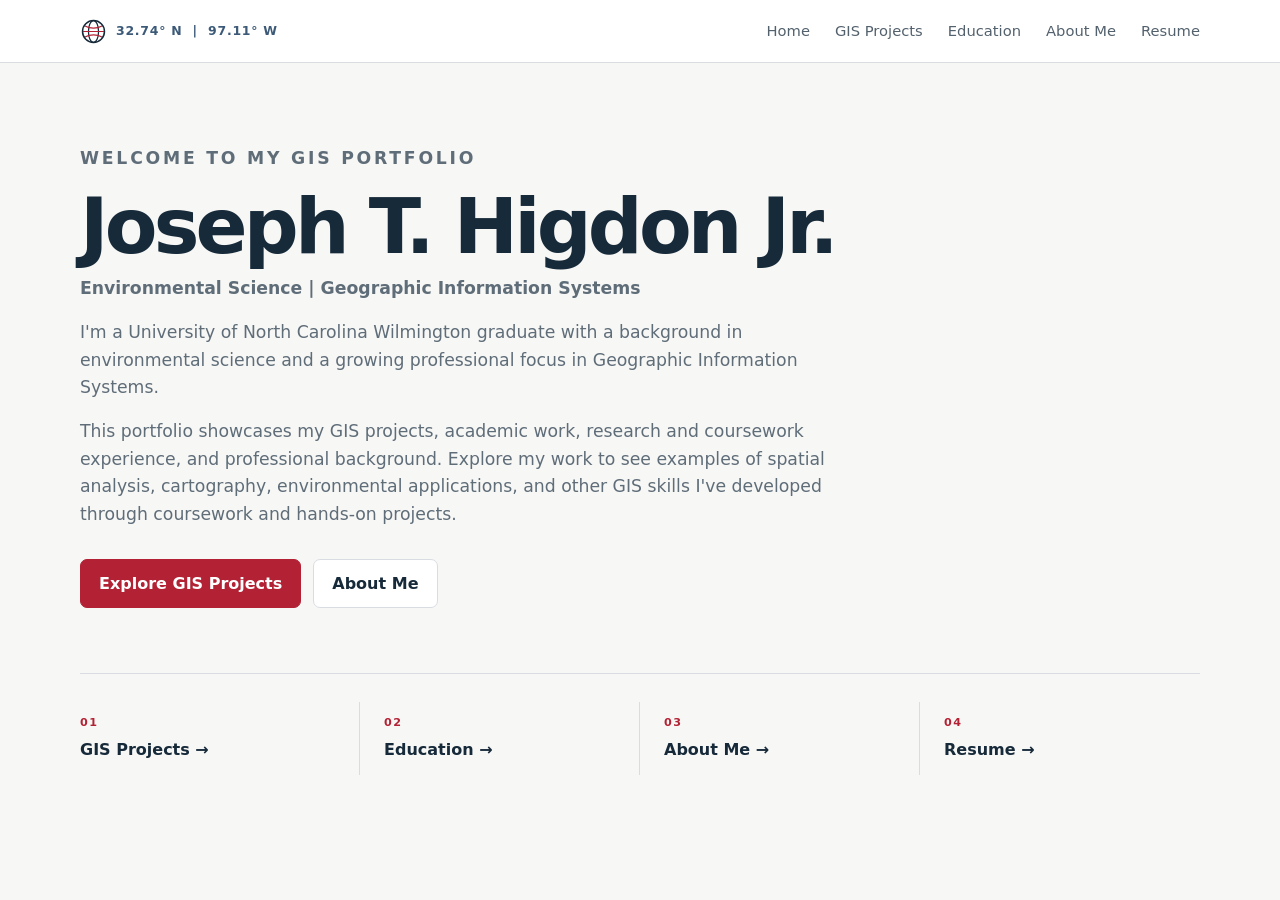
<file: index.html>
<!doctype html>
<html lang="en">
<head>
  <meta charset="utf-8">
  <meta name="viewport" content="width=device-width, initial-scale=1">
  <title>GIS Portfolio | Joseph T. Higdon Jr.</title>
  <style>
    :root {
      --navy: #172a3a;
      --red: #b22234;
      --cream: #f7f7f5;
      --white: #ffffff;
      --muted: #5f6d79;
      --line: #d9dde2;
      --blue: #3c5a78;
    }

    * { box-sizing: border-box; }

    body {
      margin: 0;
      background: var(--cream);
      color: var(--navy);
      font-family: Inter, system-ui, -apple-system, BlinkMacSystemFont, "Segoe UI", sans-serif;
      line-height: 1.6;
    }

    .container {
      width: min(1120px, calc(100% - 64px));
      margin: 0 auto;
    }

    header {
      background: var(--white);
      border-bottom: 1px solid var(--line);
    }

    .navbar {
      min-height: 62px;
      display: flex;
      align-items: center;
      justify-content: space-between;
      gap: 30px;
    }

    .location-mark {
      display: flex;
      align-items: center;
      gap: 9px;
      color: var(--blue);
      text-decoration: none;
      font-size: 0.78rem;
      font-weight: 800;
      letter-spacing: 0.06em;
      white-space: nowrap;
    }

    .globe {
      width: 27px;
      height: 27px;
      display: block;
    }

    .nav-links {
      display: flex;
      gap: 25px;
    }

    .nav-links a {
      color: #53616d;
      text-decoration: none;
      font-size: 0.92rem;
    }

    .nav-links a:hover {
      color: var(--red);
    }

    main {
      padding: 82px 0 90px;
    }

    .intro {
      max-width: 850px;
    }

    .eyebrow {
      margin: 0 0 18px;
      color: var(--blue);
      font-size: 0.75rem;
      font-weight: 850;
      letter-spacing: 0.16em;
    }

    h1 {
      margin: 0 0 10px;
      color: var(--navy);
      font-size: clamp(2.8rem, 6vw, 5rem);
      line-height: 1;
      letter-spacing: -0.05em;
    }

    .subtitle {
      margin: 0 0 28px;
      color: var(--blue);
      font-size: 1.15rem;
      font-weight: 700;
    }

    .intro p {
      max-width: 790px;
      margin: 0 0 16px;
      color: var(--muted);
      font-size: 1.08rem;
    }

    .actions {
      display: flex;
      flex-wrap: wrap;
      gap: 12px;
      margin-top: 30px;
    }

    .button {
      display: inline-block;
      padding: 11px 18px;
      border: 1px solid var(--line);
      border-radius: 7px;
      text-decoration: none;
      font-weight: 750;
    }

    .primary {
      background: var(--red);
      border-color: var(--red);
      color: white;
    }

    .secondary {
      background: white;
      color: var(--navy);
    }

    .section-links {
      margin-top: 65px;
      padding-top: 28px;
      border-top: 1px solid var(--line);
      display: grid;
      grid-template-columns: repeat(4, 1fr);
    }

    .section-links a {
      padding: 12px 24px 12px 0;
      border-right: 1px solid var(--line);
      color: var(--navy);
      text-decoration: none;
      font-weight: 800;
    }

    .section-links a:not(:first-child) {
      padding-left: 24px;
    }

    .section-links a:last-child {
      border-right: 0;
    }

    .section-links span {
      display: block;
      margin-bottom: 5px;
      color: var(--red);
      font-size: 0.7rem;
      letter-spacing: 0.12em;
    }

    @media (max-width: 700px) {
      .container {
        width: calc(100% - 32px);
      }

      .navbar {
        align-items: flex-start;
        flex-direction: column;
        padding: 16px 0;
      }

      .nav-links {
        flex-wrap: wrap;
        gap: 10px 17px;
      }

      main {
        padding: 60px 0;
      }

      .section-links {
        grid-template-columns: 1fr 1fr;
        gap: 16px;
      }

      .section-links a {
        border: 0;
        padding: 0 !important;
      }
    }
  </style>
</head>

<body>
  <header>
    <nav class="container navbar">
      <a class="location-mark" href="index.html">
        <svg class="globe" viewBox="0 0 32 32" aria-hidden="true">
          <circle cx="16" cy="16" r="13" fill="none" stroke="#172a3a" stroke-width="1.8"/>
          <ellipse cx="16" cy="16" rx="6" ry="13" fill="none" stroke="#172a3a" stroke-width="1.5"/>
          <path d="M3.5 16h25M6 9.5c3 1.7 6.5 2.5 10 2.5s7-.8 10-2.5M6 22.5c3-1.7 6.5-2.5 10-2.5s7 .8 10 2.5" fill="none" stroke="#b22234" stroke-width="1.4"/>
        </svg>
        <span>32.74° N&nbsp;&nbsp;|&nbsp;&nbsp;97.11° W</span>
      </a>

      <div class="nav-links">
        <a href="index.html">Home</a>
        <a href="projects.html">GIS Projects</a>
        <a href="education.html">Education</a>
        <a href="about.html">About Me</a>
        <a href="resume.html">Resume</a>
      </div>
    </nav>
  </header>

  <main class="container">
    <section class="intro">
      <p class="eyebrow">WELCOME TO MY GIS PORTFOLIO</p>

      <h1>Joseph T. Higdon Jr.</h1>

      <p class="subtitle">Environmental Science | Geographic Information Systems</p>

      <p>
        I'm a University of North Carolina Wilmington graduate with a background
        in environmental science and a growing professional focus in Geographic
        Information Systems.
      </p>

      <p>
        This portfolio showcases my GIS projects, academic work, research and
        coursework experience, and professional background. Explore my work to
        see examples of spatial analysis, cartography, environmental applications,
        and other GIS skills I've developed through coursework and hands-on projects.
      </p>

      <div class="actions">
        <a class="button primary" href="projects.html">Explore GIS Projects</a>
        <a class="button secondary" href="about.html">About Me</a>
      </div>
    </section>

    <nav class="section-links">
      <a href="projects.html"><span>01</span>GIS Projects →</a>
      <a href="education.html"><span>02</span>Education →</a>
      <a href="about.html"><span>03</span>About Me →</a>
      <a href="resume.html"><span>04</span>Resume →</a>
    </nav>
  </main>
</body>
</html>
</file>
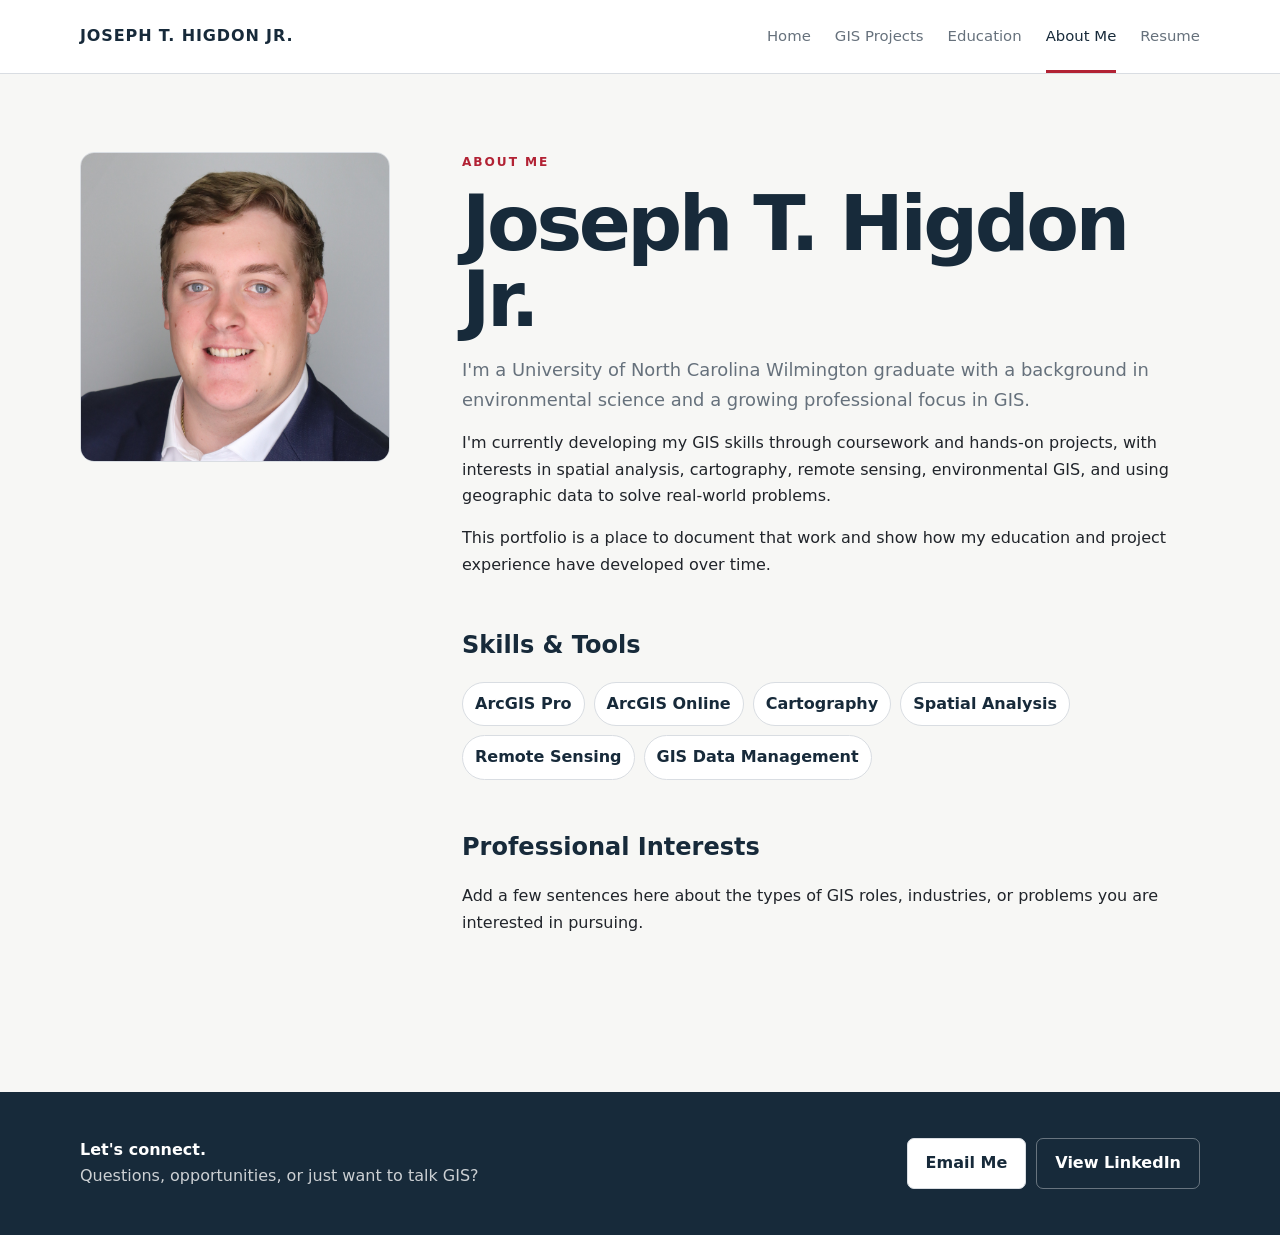
<file: about.html>
<!doctype html>
<html lang="en">
<head>
  <meta charset="utf-8">
  <meta name="viewport" content="width=device-width, initial-scale=1">
  <meta name="description" content="GIS portfolio of Joseph T. Higdon Jr.">
  <title>About Me | Joseph T. Higdon Jr.</title>
  <link rel="stylesheet" href="assets/style.css">
</head>
<body>

<header class="site-header">
  <nav class="nav container">
    <a class="brand" href="index.html">JOSEPH T. HIGDON JR.</a>
    <div class="nav-links"><a href="index.html" class="">Home</a><a href="projects.html" class="">GIS Projects</a><a href="education.html" class="">Education</a><a href="about.html" class="active">About Me</a><a href="resume.html" class="">Resume</a></div>
  </nav>
</header>


<main class="container page">
  <div class="about-layout">
    <aside class="headshot">
      <aside class="headshot">
    <img src="assets/headshot.jpeg" alt="Joseph T. Higdon Jr.">
      </aside>
    </aside>

    <section class="about-copy">
      <p class="eyebrow">ABOUT ME</p>
      <h1>Joseph T. Higdon Jr.</h1>
      <p class="page-intro">
        I'm a University of North Carolina Wilmington graduate with a
        background in environmental science and a growing professional focus
        in GIS.
      </p>

      <p>
        I'm currently developing my GIS skills through coursework and
        hands-on projects, with interests in spatial analysis, cartography,
        remote sensing, environmental GIS, and using geographic data to
        solve real-world problems.
      </p>

      <p>
        This portfolio is a place to document that work and show how my
        education and project experience have developed over time.
      </p>

      <h2>Skills & Tools</h2>
      <div class="skills">
        <span class="skill">ArcGIS Pro</span>
        <span class="skill">ArcGIS Online</span>
        <span class="skill">Cartography</span>
        <span class="skill">Spatial Analysis</span>
        <span class="skill">Remote Sensing</span>
        <span class="skill">GIS Data Management</span>
      </div>

      <h2>Professional Interests</h2>
      <p>
        Add a few sentences here about the types of GIS roles, industries,
        or problems you are interested in pursuing.
      </p>
    </section>
  </div>
</main>


<footer class="footer">
  <div class="container footer-inner">
    <div>
      <p class="footer-title">Let's connect.</p>
      <p>Questions, opportunities, or just want to talk GIS?</p>
    </div>
    <div class="footer-actions">
      <a class="button secondary" href="mailto:JTHigdonJ@gmail.com">Email Me</a>
      <a class="button outline" href="https://www.linkedin.com/in/JosephTHigdonJr" target="_blank" rel="noopener">View LinkedIn</a>
    </div>
  </div>
</footer>

</body>
</html>
</file>
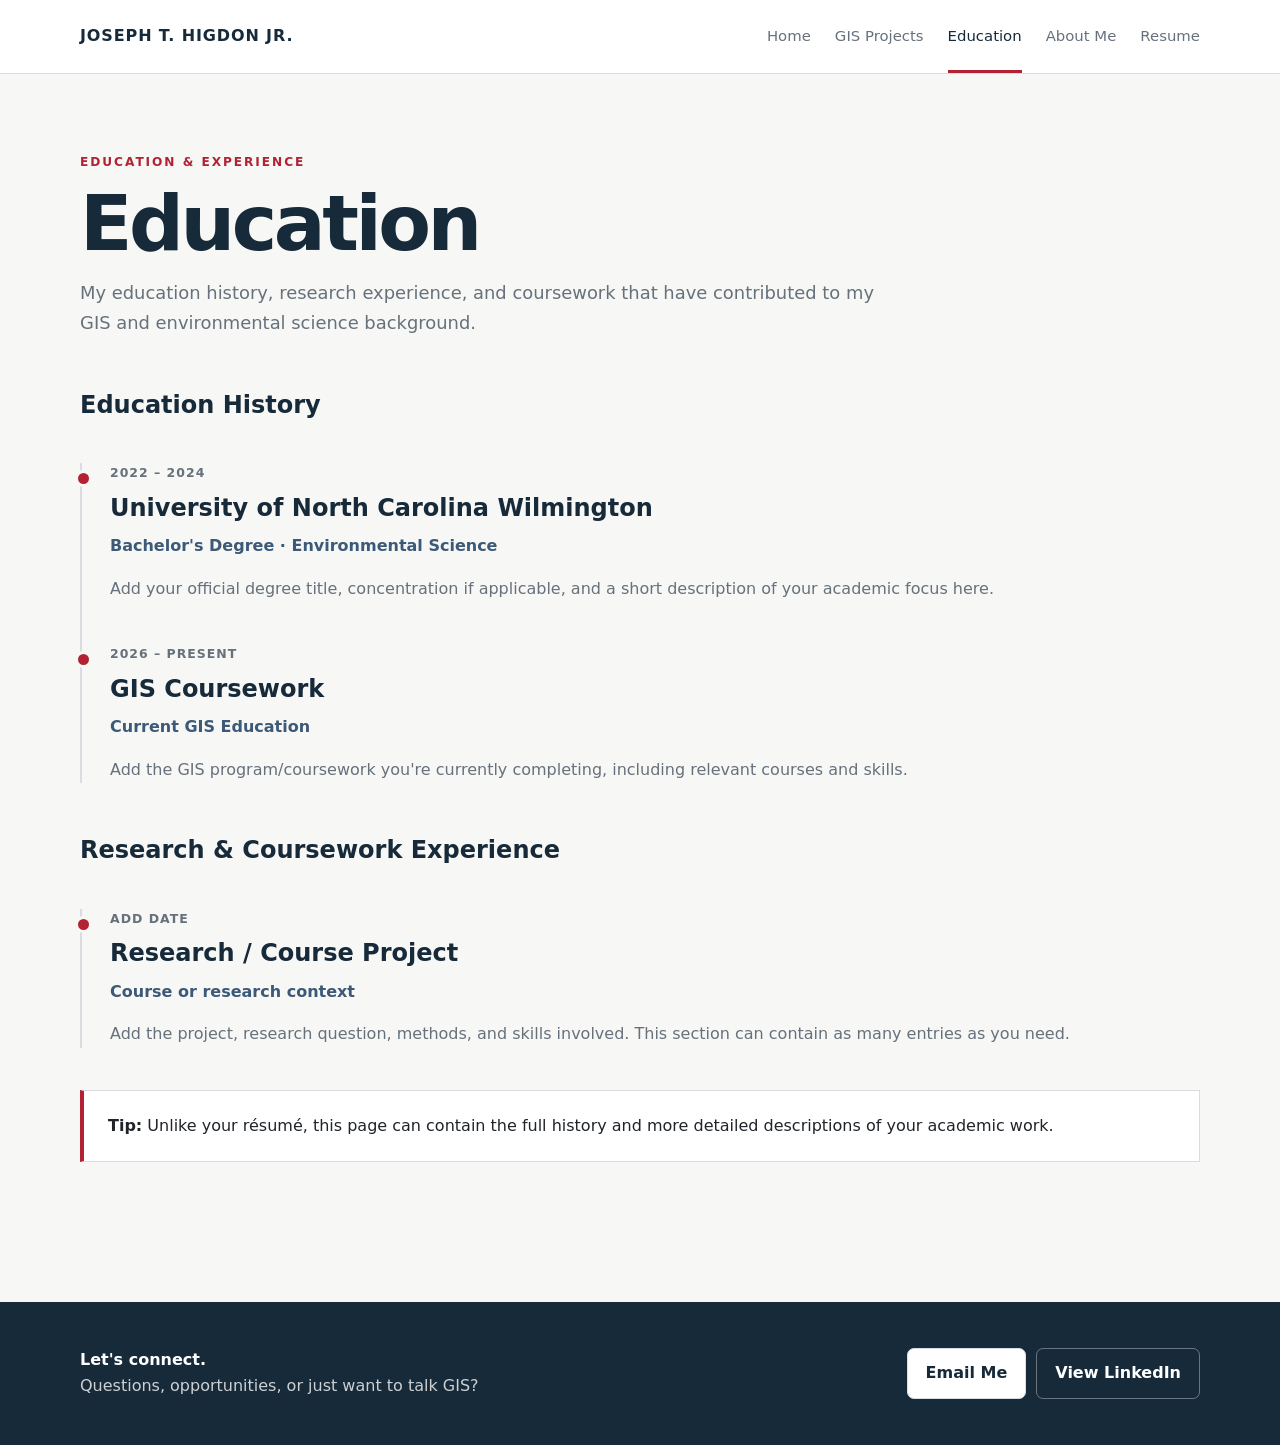
<file: education.html>
<!doctype html>
<html lang="en">
<head>
  <meta charset="utf-8">
  <meta name="viewport" content="width=device-width, initial-scale=1">
  <meta name="description" content="GIS portfolio of Joseph T. Higdon Jr.">
  <title>Education | Joseph T. Higdon Jr.</title>
  <link rel="stylesheet" href="assets/style.css">
</head>
<body>

<header class="site-header">
  <nav class="nav container">
    <a class="brand" href="index.html">JOSEPH T. HIGDON JR.</a>
    <div class="nav-links"><a href="index.html" class="">Home</a><a href="projects.html" class="">GIS Projects</a><a href="education.html" class="active">Education</a><a href="about.html" class="">About Me</a><a href="resume.html" class="">Resume</a></div>
  </nav>
</header>


<main class="container page">
  <div class="page-header">
    <p class="eyebrow">EDUCATION & EXPERIENCE</p>
    <h1>Education</h1>
    <p class="page-intro">
      My education history, research experience, and coursework that have
      contributed to my GIS and environmental science background.
    </p>
  </div>

  <section class="education-section">
    <h2>Education History</h2>
    <div class="timeline">
      <article class="timeline-item">
        <p class="timeline-date">2022 – 2024</p>
        <h2>University of North Carolina Wilmington</h2>
        <h3>Bachelor's Degree · Environmental Science</h3>
        <p>
          Add your official degree title, concentration if applicable, and
          a short description of your academic focus here.
        </p>
      </article>

      <article class="timeline-item">
        <p class="timeline-date">2026 – PRESENT</p>
        <h2>GIS Coursework</h2>
        <h3>Current GIS Education</h3>
        <p>
          Add the GIS program/coursework you're currently completing,
          including relevant courses and skills.
        </p>
      </article>
    </div>
  </section>

  <section class="education-section">
    <h2>Research & Coursework Experience</h2>
    <div class="timeline">
      <article class="timeline-item">
        <p class="timeline-date">ADD DATE</p>
        <h2>Research / Course Project</h2>
        <h3>Course or research context</h3>
        <p>
          Add the project, research question, methods, and skills involved.
          This section can contain as many entries as you need.
        </p>
      </article>
    </div>
  </section>

  <div class="callout">
    <strong>Tip:</strong> Unlike your résumé, this page can contain the full
    history and more detailed descriptions of your academic work.
  </div>
</main>


<footer class="footer">
  <div class="container footer-inner">
    <div>
      <p class="footer-title">Let's connect.</p>
      <p>Questions, opportunities, or just want to talk GIS?</p>
    </div>
    <div class="footer-actions">
      <a class="button secondary" href="mailto:JTHigdonJ@gmail.com">Email Me</a>
      <a class="button outline" href="https://www.linkedin.com/in/JosephTHigdonJr" target="_blank" rel="noopener">View LinkedIn</a>
    </div>
  </div>
</footer>

</body>
</html>
</file>
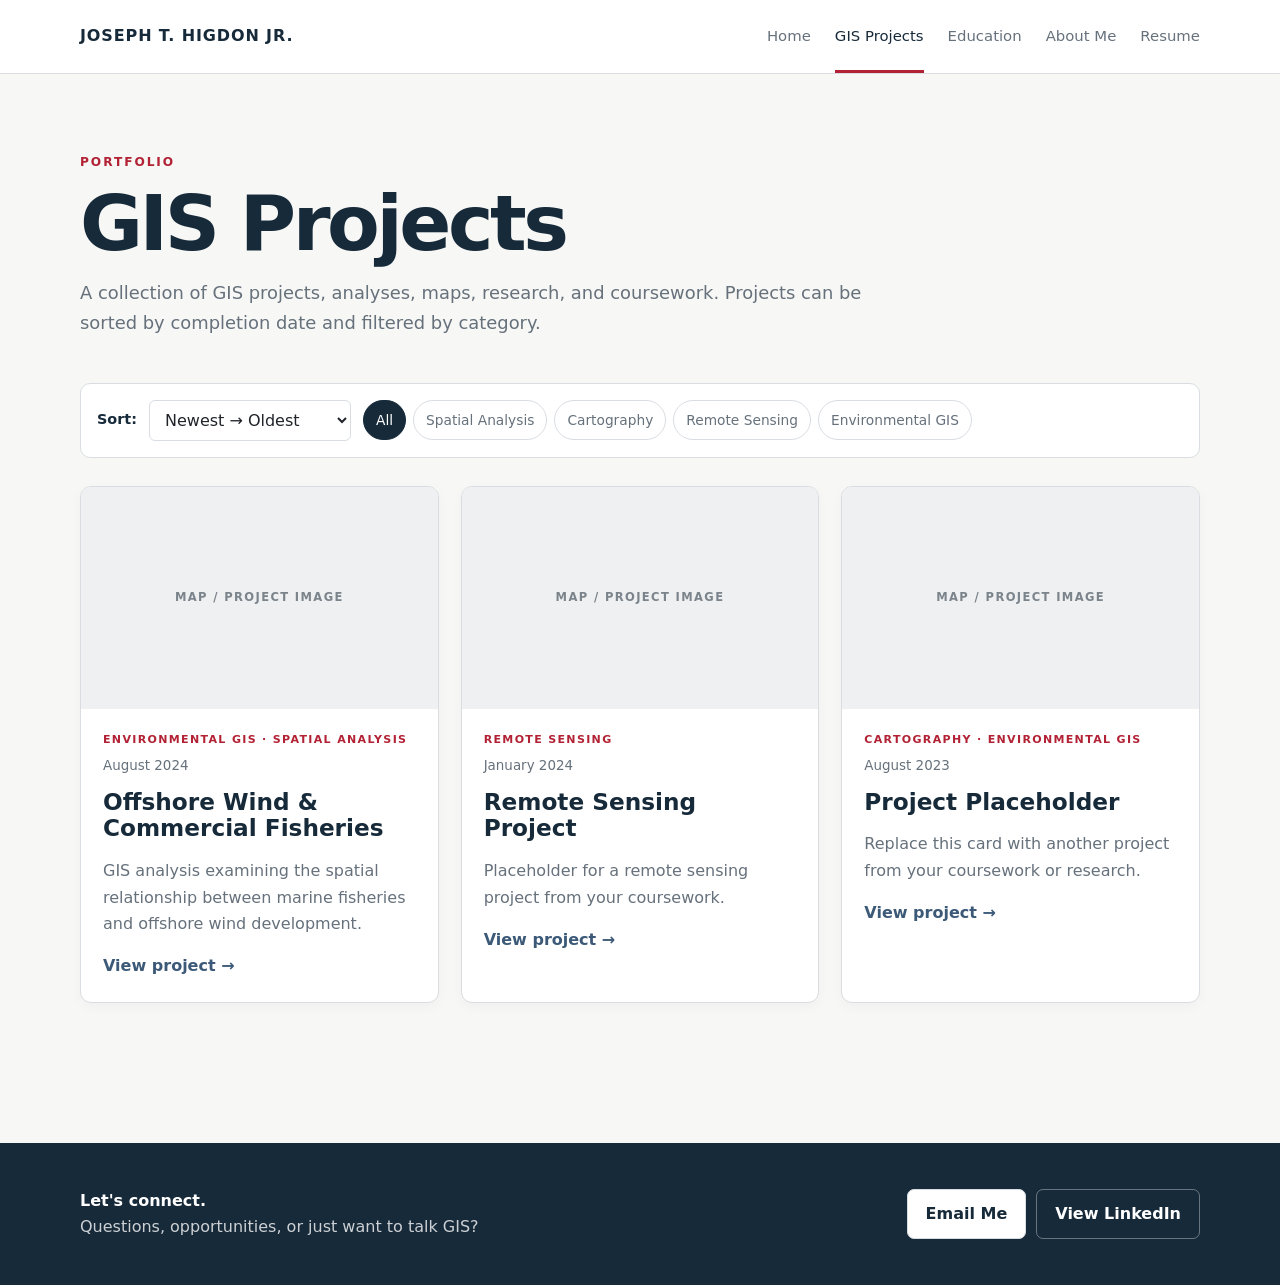
<file: projects.html>
<!doctype html>
<html lang="en">
<head>
  <meta charset="utf-8">
  <meta name="viewport" content="width=device-width, initial-scale=1">
  <meta name="description" content="GIS portfolio of Joseph T. Higdon Jr.">
  <title>GIS Projects | Joseph T. Higdon Jr.</title>
  <link rel="stylesheet" href="assets/style.css">
</head>
<body>

<header class="site-header">
  <nav class="nav container">
    <a class="brand" href="index.html">JOSEPH T. HIGDON JR.</a>
    <div class="nav-links"><a href="index.html" class="">Home</a><a href="projects.html" class="active">GIS Projects</a><a href="education.html" class="">Education</a><a href="about.html" class="">About Me</a><a href="resume.html" class="">Resume</a></div>
  </nav>
</header>


<main class="container page">
  <div class="page-header">
    <p class="eyebrow">PORTFOLIO</p>
    <h1>GIS Projects</h1>
    <p class="page-intro">
      A collection of GIS projects, analyses, maps, research, and coursework.
      Projects can be sorted by completion date and filtered by category.
    </p>
  </div>

  <div class="toolbar">
    <label for="sort">Sort:</label>
    <select id="sort">
      <option value="newest">Newest → Oldest</option>
      <option value="oldest">Oldest → Newest</option>
      <option value="az">A → Z</option>
      <option value="za">Z → A</option>
    </select>

    <div class="filter-buttons" role="group" aria-label="Project categories">
      <button class="filter-button active" data-filter="all">All</button>
      <button class="filter-button" data-filter="spatial-analysis">Spatial Analysis</button>
      <button class="filter-button" data-filter="cartography">Cartography</button>
      <button class="filter-button" data-filter="remote-sensing">Remote Sensing</button>
      <button class="filter-button" data-filter="environmental">Environmental GIS</button>
    </div>
  </div>

  <div class="project-grid" id="project-grid">
    <article class="project-card" data-date="2024-08-01" data-category="environmental spatial-analysis">
      <div class="project-image placeholder">MAP / PROJECT IMAGE</div>
      <div class="project-content">
        <p class="project-type">ENVIRONMENTAL GIS · SPATIAL ANALYSIS</p>
        <p class="project-date">August 2024</p>
        <h2>Offshore Wind & Commercial Fisheries</h2>
        <p>GIS analysis examining the spatial relationship between marine fisheries and offshore wind development.</p>
        <a class="text-link" href="projects/offshore-wind-fisheries.html">View project →</a>
      </div>
    </article>

    <article class="project-card" data-date="2024-01-01" data-category="remote-sensing">
      <div class="project-image placeholder">MAP / PROJECT IMAGE</div>
      <div class="project-content">
        <p class="project-type">REMOTE SENSING</p>
        <p class="project-date">January 2024</p>
        <h2>Remote Sensing Project</h2>
        <p>Placeholder for a remote sensing project from your coursework.</p>
        <a class="text-link" href="projects/project-template.html">View project →</a>
      </div>
    </article>

    <article class="project-card" data-date="2023-08-01" data-category="cartography environmental">
      <div class="project-image placeholder">MAP / PROJECT IMAGE</div>
      <div class="project-content">
        <p class="project-type">CARTOGRAPHY · ENVIRONMENTAL GIS</p>
        <p class="project-date">August 2023</p>
        <h2>Project Placeholder</h2>
        <p>Replace this card with another project from your coursework or research.</p>
        <a class="text-link" href="projects/project-template.html">View project →</a>
      </div>
    </article>
  </div>

  <div class="empty-state" id="empty-state">
    No projects match the selected category.
  </div>
</main>

<script src="assets/projects.js"></script>


<footer class="footer">
  <div class="container footer-inner">
    <div>
      <p class="footer-title">Let's connect.</p>
      <p>Questions, opportunities, or just want to talk GIS?</p>
    </div>
    <div class="footer-actions">
      <a class="button secondary" href="mailto:JTHigdonJ@gmail.com">Email Me</a>
      <a class="button outline" href="https://www.linkedin.com/in/JosephTHigdonJr" target="_blank" rel="noopener">View LinkedIn</a>
    </div>
  </div>
</footer>

</body>
</html>
</file>
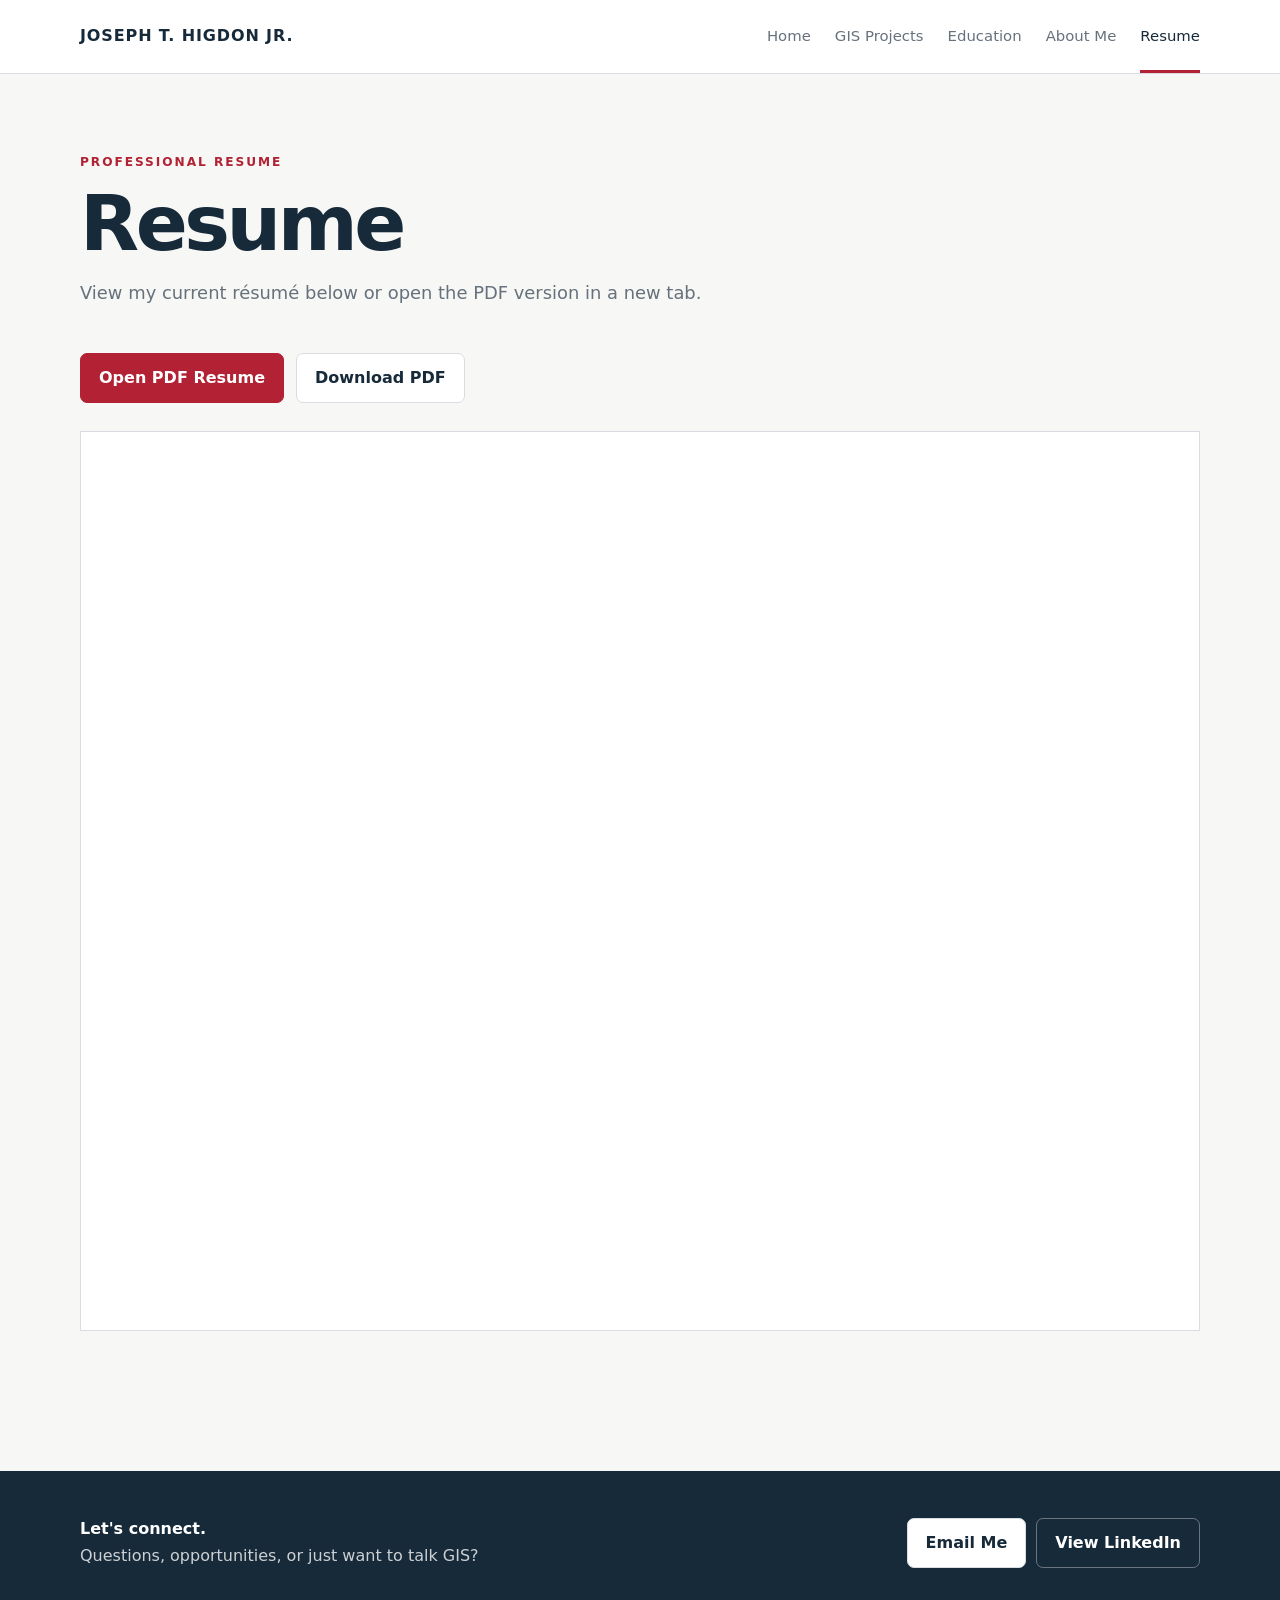
<file: resume.html>
<!doctype html>
<html lang="en">
<head>
  <meta charset="utf-8">
  <meta name="viewport" content="width=device-width, initial-scale=1">
  <meta name="description" content="GIS portfolio of Joseph T. Higdon Jr.">
  <title>Resume | Joseph T. Higdon Jr.</title>
  <link rel="stylesheet" href="assets/style.css">
</head>
<body>

<header class="site-header">
  <nav class="nav container">
    <a class="brand" href="index.html">JOSEPH T. HIGDON JR.</a>
    <div class="nav-links"><a href="index.html" class="">Home</a><a href="projects.html" class="">GIS Projects</a><a href="education.html" class="">Education</a><a href="about.html" class="">About Me</a><a href="resume.html" class="active">Resume</a></div>
  </nav>
</header>


<main class="container page">
  <div class="page-header">
    <p class="eyebrow">PROFESSIONAL RESUME</p>
    <h1>Resume</h1>
    <p class="page-intro">
      View my current résumé below or open the PDF version in a new tab.
    </p>
  </div>

  <div class="actions resume-actions">
    <a class="button primary" href="resume.pdf" target="_blank">Open PDF Resume</a>
    <a class="button secondary" href="resume.pdf" download>Download PDF</a>
  </div>

  <div class="resume-frame">
    <iframe src="resume.pdf" title="Joseph T. Higdon Jr. Resume"></iframe>
  </div>
</main>


<footer class="footer">
  <div class="container footer-inner">
    <div>
      <p class="footer-title">Let's connect.</p>
      <p>Questions, opportunities, or just want to talk GIS?</p>
    </div>
    <div class="footer-actions">
      <a class="button secondary" href="mailto:JTHigdonJ@gmail.com">Email Me</a>
      <a class="button outline" href="https://www.linkedin.com/in/JosephTHigdonJr" target="_blank" rel="noopener">View LinkedIn</a>
    </div>
  </div>
</footer>

</body>
</html>
</file>
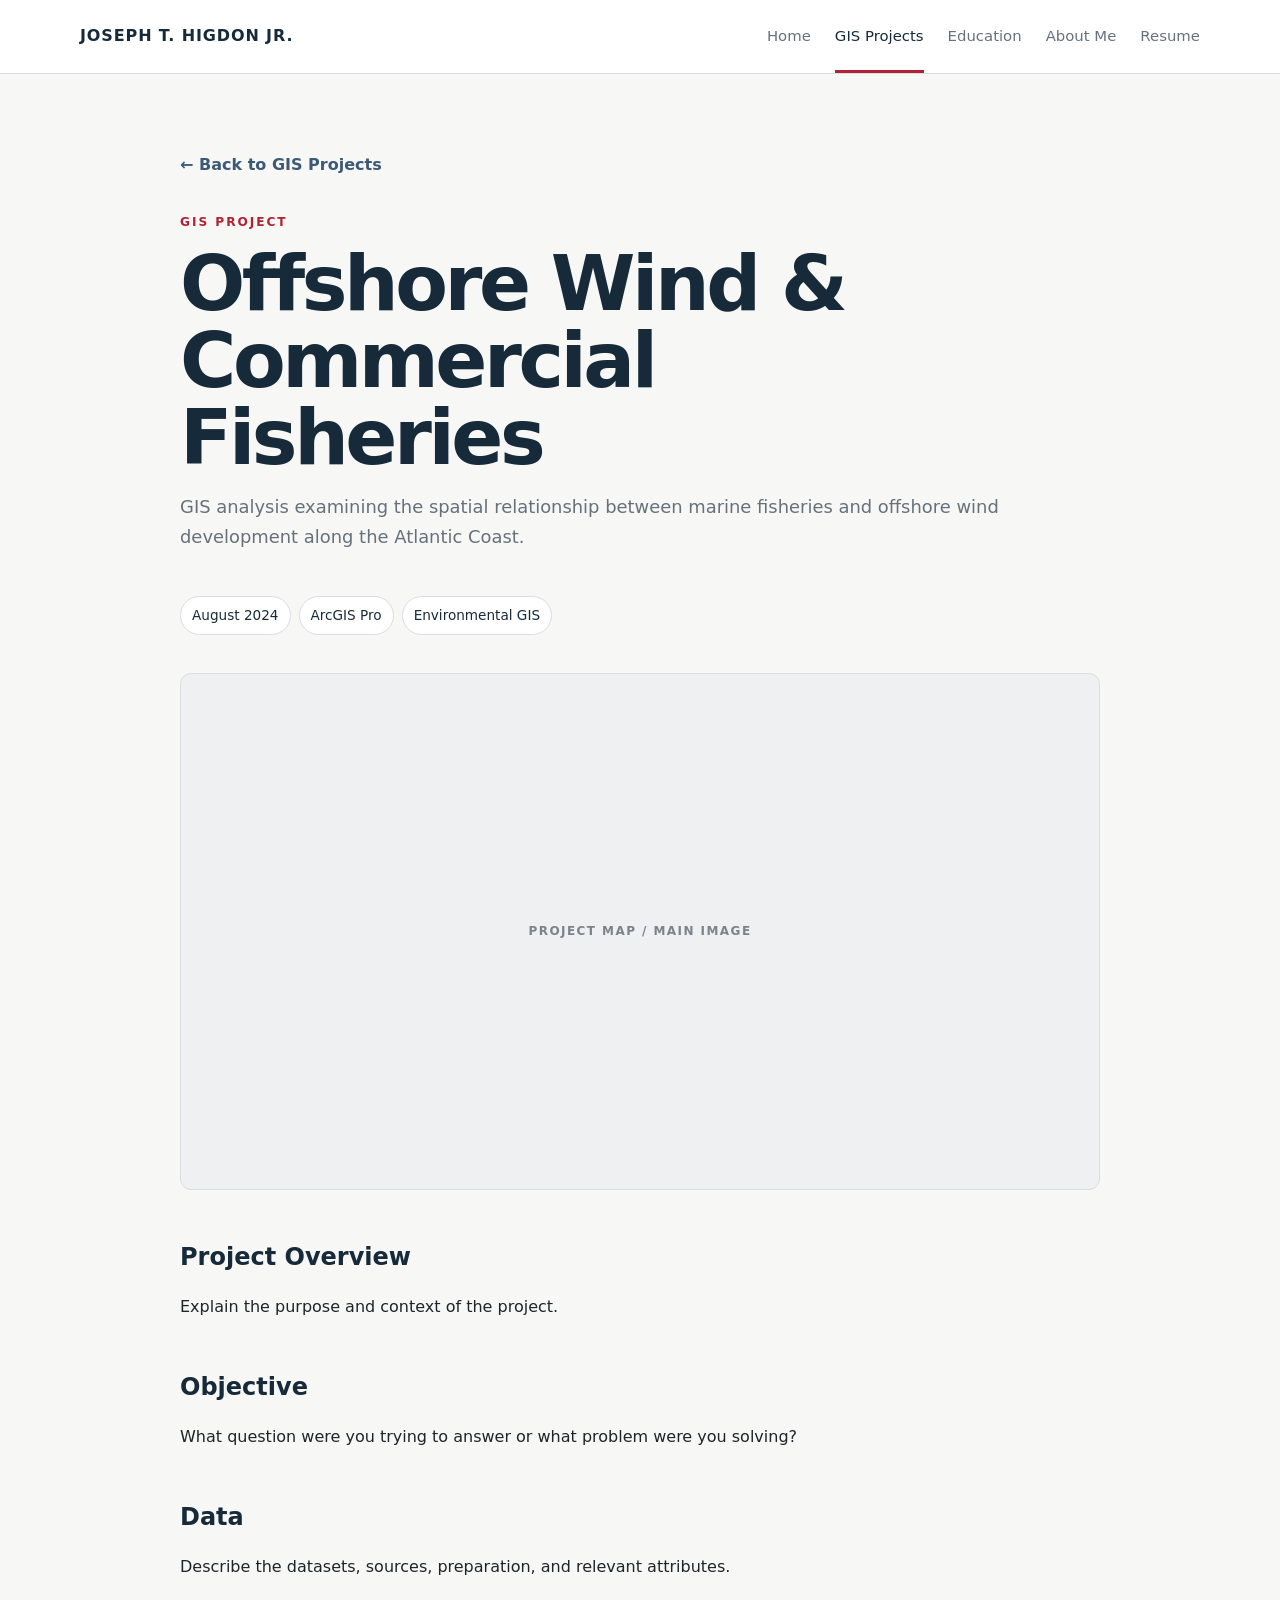
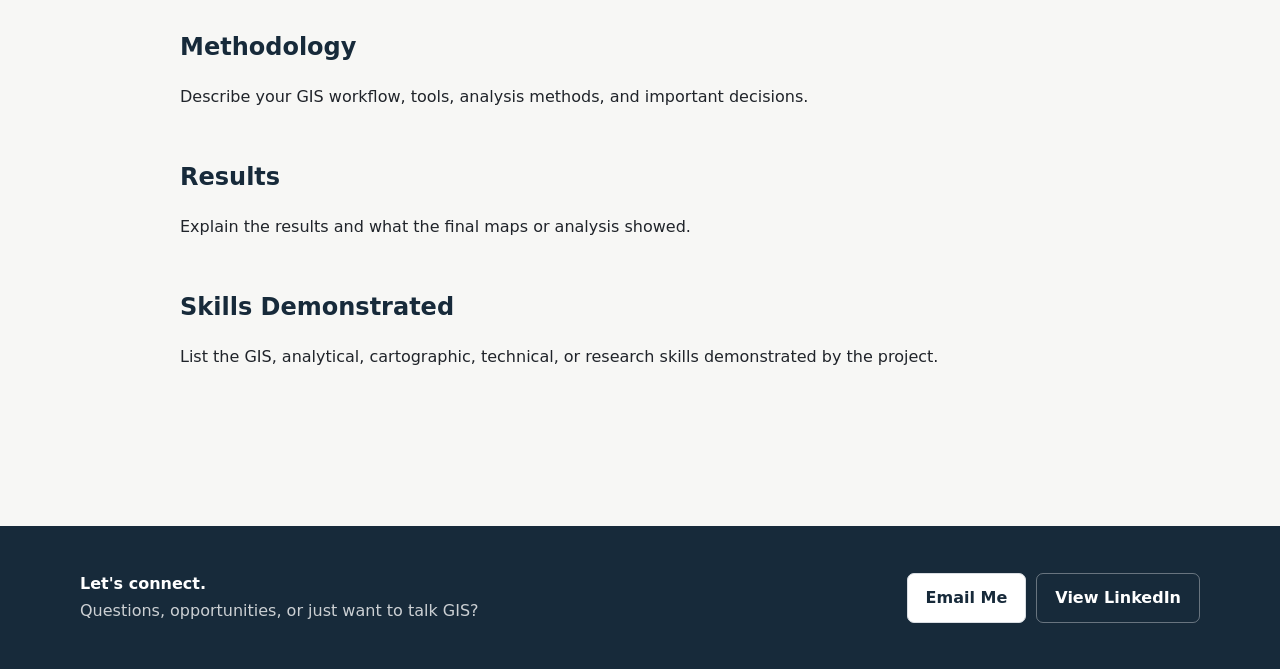
<file: projects/offshore-wind-fisheries.html>
<!doctype html>
<html lang="en">
<head>
  <meta charset="utf-8">
  <meta name="viewport" content="width=device-width, initial-scale=1">
  <meta name="description" content="GIS portfolio of Joseph T. Higdon Jr.">
  <title>Offshore Wind & Commercial Fisheries | Joseph T. Higdon Jr.</title>
  <link rel="stylesheet" href="../assets/style.css">
</head>
<body>

<header class="site-header">
  <nav class="nav container">
    <a class="brand" href="../index.html">JOSEPH T. HIGDON JR.</a>
    <div class="nav-links"><a href="../index.html" class="">Home</a><a href="../projects.html" class="active">GIS Projects</a><a href="../education.html" class="">Education</a><a href="../about.html" class="">About Me</a><a href="../resume.html" class="">Resume</a></div>
  </nav>
</header>


<main class="container page project-page">
  <a class="back" href="../projects.html">← Back to GIS Projects</a>

  <div class="page-header">
    <p class="eyebrow">GIS PROJECT</p>
    <h1>Offshore Wind & Commercial Fisheries</h1>
    <p class="page-intro">
      GIS analysis examining the spatial relationship between marine fisheries and offshore wind development along the Atlantic Coast.
    </p>
  </div>

  <div class="project-meta">
    <span class="meta">August 2024</span>
    <span class="meta">ArcGIS Pro</span>
    <span class="meta">Environmental GIS</span>
  </div>

  <div class="project-placeholder">PROJECT MAP / MAIN IMAGE</div>

  <h2>Project Overview</h2>
  <p>Explain the purpose and context of the project.</p>

  <h2>Objective</h2>
  <p>What question were you trying to answer or what problem were you solving?</p>

  <h2>Data</h2>
  <p>Describe the datasets, sources, preparation, and relevant attributes.</p>

  <h2>Methodology</h2>
  <p>Describe your GIS workflow, tools, analysis methods, and important decisions.</p>

  <h2>Results</h2>
  <p>Explain the results and what the final maps or analysis showed.</p>

  <h2>Skills Demonstrated</h2>
  <p>List the GIS, analytical, cartographic, technical, or research skills demonstrated by the project.</p>
</main>


<footer class="footer">
  <div class="container footer-inner">
    <div>
      <p class="footer-title">Let's connect.</p>
      <p>Questions, opportunities, or just want to talk GIS?</p>
    </div>
    <div class="footer-actions">
      <a class="button secondary" href="mailto:JTHigdonJ@gmail.com">Email Me</a>
      <a class="button outline" href="https://www.linkedin.com/in/JosephTHigdonJr" target="_blank" rel="noopener">View LinkedIn</a>
    </div>
  </div>
</footer>

</body>
</html>
</file>
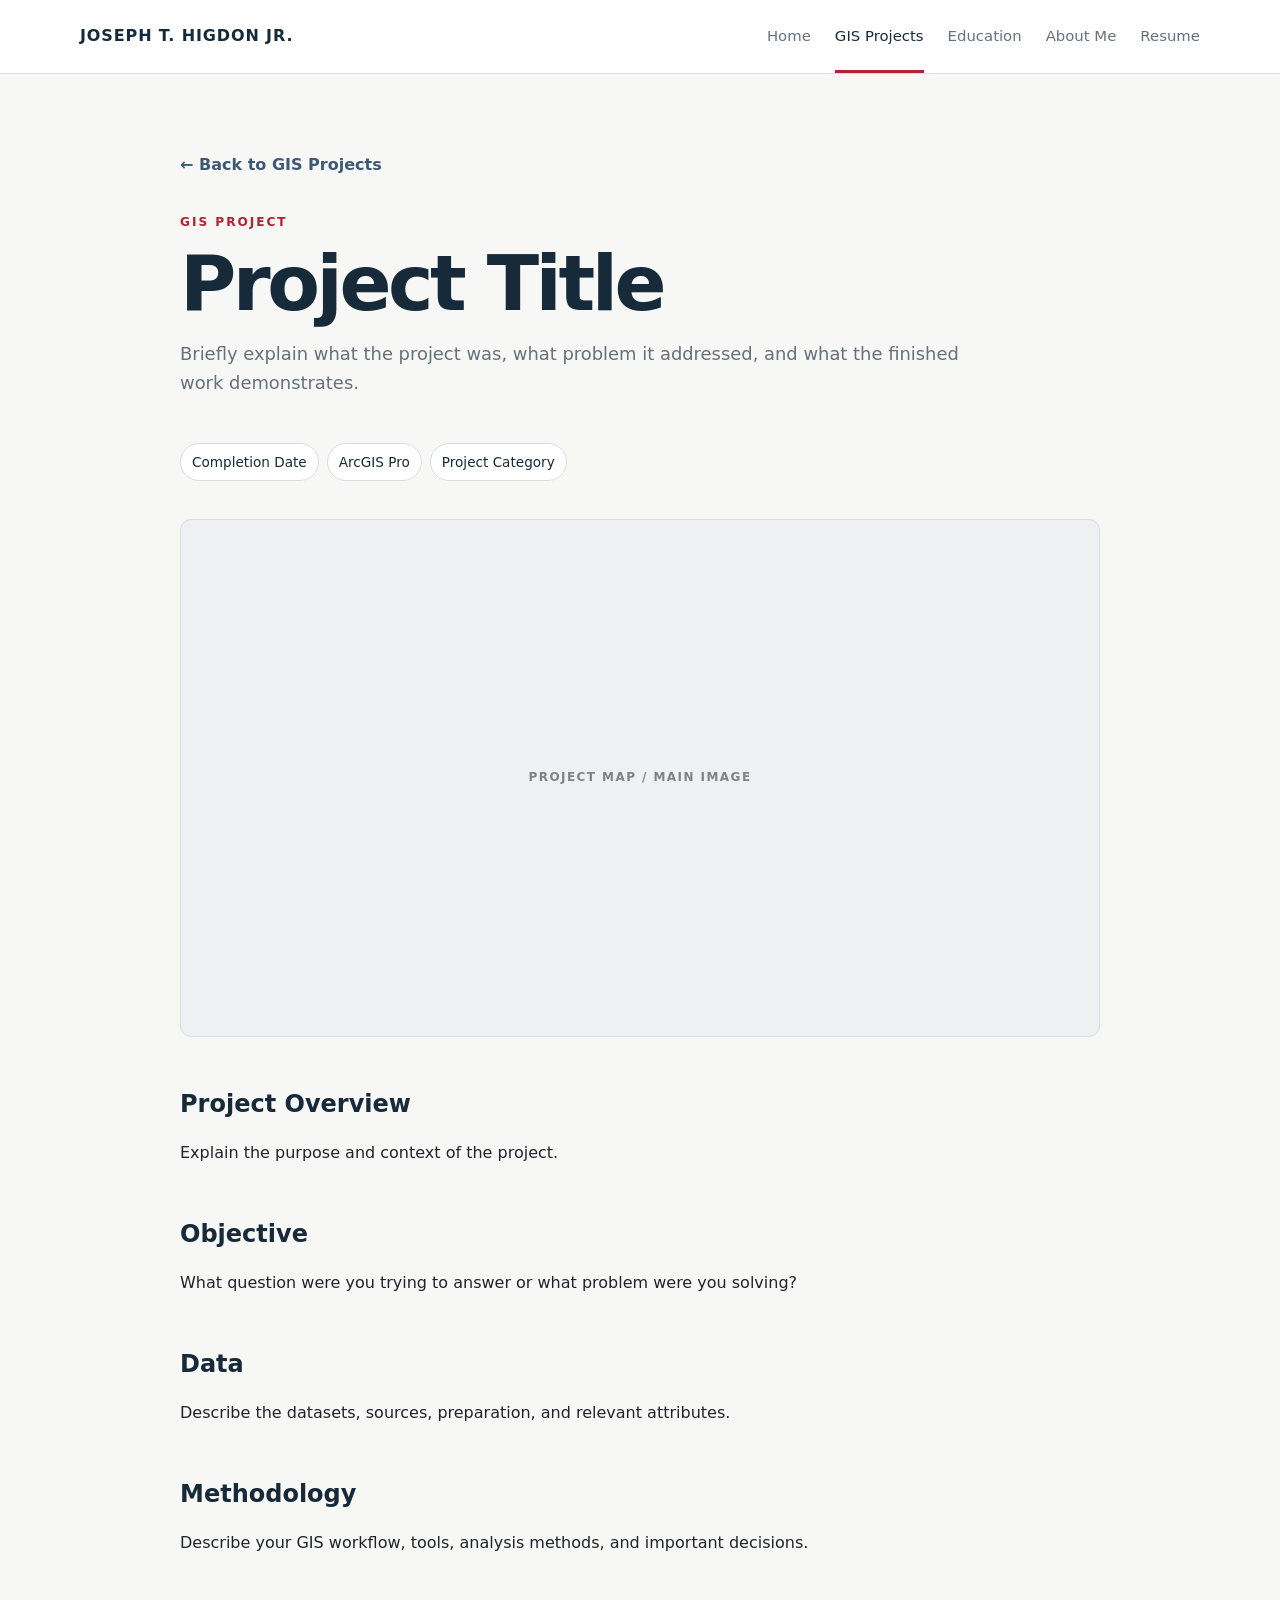
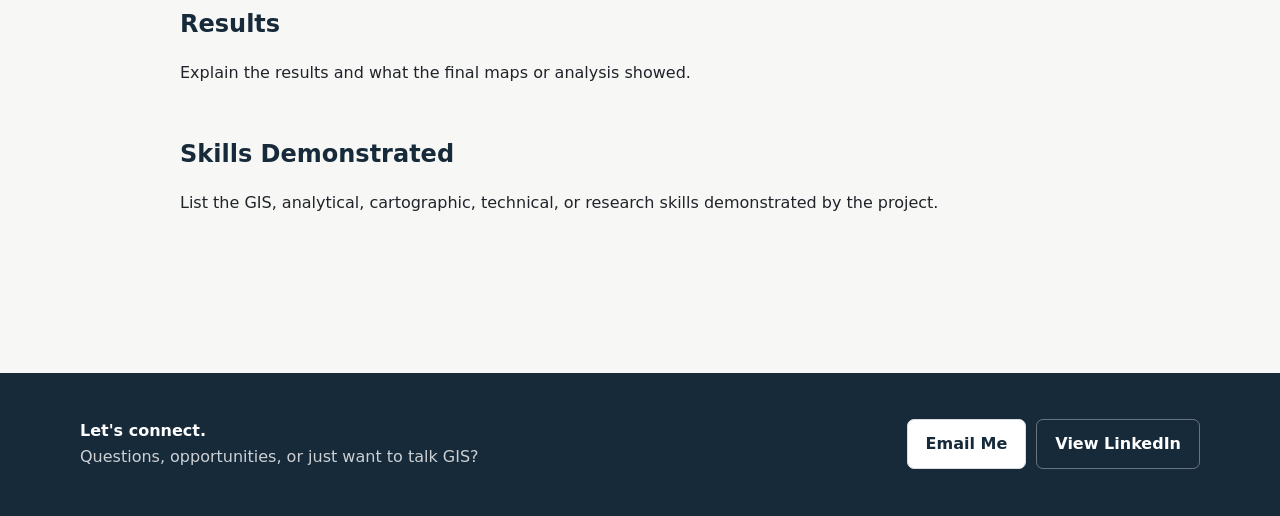
<file: projects/project-template.html>
<!doctype html>
<html lang="en">
<head>
  <meta charset="utf-8">
  <meta name="viewport" content="width=device-width, initial-scale=1">
  <meta name="description" content="GIS portfolio of Joseph T. Higdon Jr.">
  <title>Project Template | Joseph T. Higdon Jr.</title>
  <link rel="stylesheet" href="../assets/style.css">
</head>
<body>

<header class="site-header">
  <nav class="nav container">
    <a class="brand" href="../index.html">JOSEPH T. HIGDON JR.</a>
    <div class="nav-links"><a href="../index.html" class="">Home</a><a href="../projects.html" class="active">GIS Projects</a><a href="../education.html" class="">Education</a><a href="../about.html" class="">About Me</a><a href="../resume.html" class="">Resume</a></div>
  </nav>
</header>


<main class="container page project-page">
  <a class="back" href="../projects.html">← Back to GIS Projects</a>

  <div class="page-header">
    <p class="eyebrow">GIS PROJECT</p>
    <h1>Project Title</h1>
    <p class="page-intro">
      Briefly explain what the project was, what problem it addressed, and
      what the finished work demonstrates.
    </p>
  </div>

  <div class="project-meta">
    <span class="meta">Completion Date</span>
    <span class="meta">ArcGIS Pro</span>
    <span class="meta">Project Category</span>
  </div>

  <div class="project-placeholder">PROJECT MAP / MAIN IMAGE</div>

  <h2>Project Overview</h2>
  <p>Explain the purpose and context of the project.</p>

  <h2>Objective</h2>
  <p>What question were you trying to answer or what problem were you solving?</p>

  <h2>Data</h2>
  <p>Describe the datasets, sources, preparation, and relevant attributes.</p>

  <h2>Methodology</h2>
  <p>Describe your GIS workflow, tools, analysis methods, and important decisions.</p>

  <h2>Results</h2>
  <p>Explain the results and what the final maps or analysis showed.</p>

  <h2>Skills Demonstrated</h2>
  <p>List the GIS, analytical, cartographic, technical, or research skills demonstrated by the project.</p>
</main>


<footer class="footer">
  <div class="container footer-inner">
    <div>
      <p class="footer-title">Let's connect.</p>
      <p>Questions, opportunities, or just want to talk GIS?</p>
    </div>
    <div class="footer-actions">
      <a class="button secondary" href="mailto:JTHigdonJ@gmail.com">Email Me</a>
      <a class="button outline" href="https://www.linkedin.com/in/JosephTHigdonJr" target="_blank" rel="noopener">View LinkedIn</a>
    </div>
  </div>
</footer>

</body>
</html>
</file>
<file: assets/style.css>
:root {
  --navy: #172a3a;
  --navy-2: #243b53;
  --red: #b22234;
  --red-dark: #8f1b2a;
  --blue: #3c5a78;
  --cream: #f7f7f5;
  --white: #ffffff;
  --ink: #20242a;
  --muted: #66717c;
  --line: #d9dde2;
  --soft: #eef0f2;
  --shadow: 0 12px 30px rgba(23, 42, 58, .08);
}

* { box-sizing: border-box; }

html { scroll-behavior: smooth; }

body {
  margin: 0;
  background: var(--cream);
  color: var(--ink);
  font-family: Inter, ui-sans-serif, system-ui, -apple-system, BlinkMacSystemFont, "Segoe UI", sans-serif;
  line-height: 1.65;
}

a { color: inherit; }

.container {
  width: min(1120px, calc(100% - 40px));
  margin: 0 auto;
}

.site-header {
  position: sticky;
  top: 0;
  z-index: 20;
  background: rgba(255,255,255,.96);
  border-bottom: 1px solid var(--line);
  backdrop-filter: blur(12px);
}

.nav {
  min-height: 72px;
  display: flex;
  align-items: center;
  justify-content: space-between;
  gap: 28px;
}

.brand {
  text-decoration: none;
  font-weight: 850;
  letter-spacing: .055em;
  color: var(--navy);
  white-space: nowrap;
}

.nav-links {
  display: flex;
  align-items: center;
  gap: 24px;
  font-size: .93rem;
}

.nav-links a {
  text-decoration: none;
  color: var(--muted);
  padding: 24px 0 21px;
  border-bottom: 3px solid transparent;
}

.nav-links a:hover,
.nav-links a.active {
  color: var(--navy);
  border-bottom-color: var(--red);
}

.hero {
  min-height: 650px;
  display: flex;
  align-items: center;
  padding: 90px 0;
}

.hero-copy { max-width: 850px; }

.eyebrow {
  margin: 0 0 14px;
  color: var(--red);
  font-size: .76rem;
  font-weight: 850;
  letter-spacing: .16em;
}

.hero h1 {
  margin: 0 0 25px;
  max-width: 900px;
  color: var(--navy);
  font-size: clamp(3.2rem, 7vw, 6.2rem);
  line-height: .98;
  letter-spacing: -.055em;
}

.hero h1 span { color: var(--red); }

.hero p {
  max-width: 760px;
  color: var(--muted);
  font-size: 1.18rem;
}

.actions {
  display: flex;
  flex-wrap: wrap;
  gap: 12px;
  margin-top: 30px;
}

.button {
  display: inline-block;
  padding: 11px 18px;
  border-radius: 7px;
  border: 1px solid var(--line);
  text-decoration: none;
  font-weight: 750;
  transition: .15s ease;
}

.button.primary {
  color: var(--white);
  background: var(--red);
  border-color: var(--red);
}

.button.primary:hover {
  background: var(--red-dark);
  border-color: var(--red-dark);
  transform: translateY(-1px);
}

.button.secondary {
  background: var(--white);
  color: var(--navy);
}

.button.secondary:hover {
  border-color: var(--navy);
}

.home-panels {
  border-top: 1px solid var(--line);
  background: var(--white);
}

.panel-grid {
  display: grid;
  grid-template-columns: repeat(4, 1fr);
}

.panel {
  display: block;
  min-height: 230px;
  padding: 32px 26px;
  text-decoration: none;
  border-right: 1px solid var(--line);
  transition: .15s ease;
}

.panel:first-child { border-left: 1px solid var(--line); }

.panel:hover {
  background: #fbfbfb;
  box-shadow: inset 0 -4px 0 var(--red);
}

.panel-number {
  color: var(--red);
  font-size: .72rem;
  font-weight: 850;
  letter-spacing: .13em;
}

.panel h2 {
  margin: 12px 0 10px;
  color: var(--navy);
  font-size: 1.65rem;
  line-height: 1.1;
}

.panel p {
  color: var(--muted);
  margin: 0 0 20px;
}

.panel .arrow {
  color: var(--blue);
  font-weight: 750;
}

.page {
  padding: 78px 0 100px;
}

.page-header {
  max-width: 820px;
  margin-bottom: 45px;
}

.page h1 {
  margin: 0 0 16px;
  color: var(--navy);
  font-size: clamp(2.8rem, 6vw, 4.8rem);
  line-height: 1;
  letter-spacing: -.045em;
}

.page-intro {
  margin: 0;
  color: var(--muted);
  font-size: 1.12rem;
}

.toolbar {
  display: flex;
  flex-wrap: wrap;
  align-items: center;
  gap: 12px;
  margin-bottom: 28px;
  padding: 16px;
  background: var(--white);
  border: 1px solid var(--line);
  border-radius: 10px;
}

.toolbar label {
  color: var(--navy);
  font-weight: 750;
  font-size: .9rem;
}

.toolbar select {
  min-width: 190px;
  padding: 9px 34px 9px 11px;
  border: 1px solid var(--line);
  border-radius: 6px;
  background: var(--white);
  color: var(--ink);
  font: inherit;
}

.filter-buttons {
  display: flex;
  flex-wrap: wrap;
  gap: 7px;
}

.filter-button {
  padding: 8px 12px;
  border: 1px solid var(--line);
  border-radius: 999px;
  background: var(--white);
  color: var(--muted);
  cursor: pointer;
  font: inherit;
  font-size: .86rem;
}

.filter-button:hover,
.filter-button.active {
  color: var(--white);
  background: var(--navy);
  border-color: var(--navy);
}

.project-grid {
  display: grid;
  grid-template-columns: repeat(3, 1fr);
  gap: 22px;
}

.project-card {
  overflow: hidden;
  background: var(--white);
  border: 1px solid var(--line);
  border-radius: 11px;
  box-shadow: 0 4px 12px rgba(23,42,58,.03);
  transition: .15s ease;
}

.project-card:hover {
  transform: translateY(-3px);
  box-shadow: var(--shadow);
}

.project-card.hidden { display: none; }

.project-image {
  aspect-ratio: 16 / 10;
  width: 100%;
  object-fit: cover;
  background: var(--soft);
}

.placeholder {
  display: grid;
  place-items: center;
  color: #7b838b;
  font-size: .72rem;
  font-weight: 800;
  letter-spacing: .12em;
}

.project-content { padding: 22px; }

.project-type {
  margin: 0 0 7px;
  color: var(--red);
  font-size: .69rem;
  font-weight: 850;
  letter-spacing: .12em;
}

.project-date {
  margin: -2px 0 12px;
  color: var(--muted);
  font-size: .84rem;
}

.project-content h2 {
  margin: 0 0 10px;
  color: var(--navy);
  font-size: 1.45rem;
  line-height: 1.15;
}

.project-content p:not(.project-type):not(.project-date) {
  color: var(--muted);
}

.text-link {
  color: var(--blue);
  font-weight: 750;
  text-decoration: none;
}

.text-link:hover { color: var(--red); }

.empty-state {
  display: none;
  padding: 45px;
  text-align: center;
  background: var(--white);
  border: 1px dashed var(--line);
  border-radius: 10px;
  color: var(--muted);
}

.about-layout {
  display: grid;
  grid-template-columns: 310px 1fr;
  gap: 72px;
  align-items: start;
}

.headshot {
  position: sticky;
  top: 105px;
}

.headshot img,
.headshot-placeholder {
  width: 100%;
  aspect-ratio: 1 / 1;
  object-fit: cover;
  border-radius: 14px;
  border: 1px solid var(--line);
}

.headshot-placeholder {
  display: grid;
  place-items: center;
  padding: 30px;
  background: var(--soft);
  color: #7b838b;
  text-align: center;
  font-size: .75rem;
  font-weight: 800;
  letter-spacing: .1em;
}

.about-copy { max-width: 750px; }

.about-copy h2,
.education-section h2 {
  margin: 48px 0 16px;
  color: var(--navy);
}

.skills {
  display: flex;
  flex-wrap: wrap;
  gap: 9px;
}

.skill {
  padding: 8px 12px;
  background: var(--white);
  border: 1px solid var(--line);
  border-radius: 999px;
  color: var(--navy);
  font-weight: 650;
}

.timeline {
  position: relative;
  margin-top: 38px;
  padding-left: 28px;
  border-left: 2px solid var(--line);
}

.timeline-item {
  position: relative;
  margin-bottom: 42px;
}

.timeline-item::before {
  content: "";
  position: absolute;
  width: 11px;
  height: 11px;
  left: -35px;
  top: 7px;
  border-radius: 50%;
  background: var(--red);
  border: 3px solid var(--cream);
}

.timeline-date {
  margin: 0 0 5px;
  color: var(--red);
  font-size: .78rem;
  font-weight: 850;
  letter-spacing: .08em;
}

.timeline h2 {
  margin: 0 0 5px;
  color: var(--navy);
  font-size: 1.5rem;
}

.timeline h3 {
  margin: 0 0 8px;
  color: var(--blue);
  font-size: 1rem;
}

.timeline p { color: var(--muted); }

.callout {
  margin-top: 35px;
  padding: 22px 24px;
  background: var(--white);
  border-left: 4px solid var(--red);
  border-top: 1px solid var(--line);
  border-right: 1px solid var(--line);
  border-bottom: 1px solid var(--line);
}

.resume-actions {
  margin: 28px 0;
}

.resume-frame {
  height: 900px;
  background: var(--white);
  border: 1px solid var(--line);
}

.resume-frame iframe {
  width: 100%;
  height: 100%;
  border: 0;
}

.project-page {
  max-width: 920px;
}

.back {
  display: inline-block;
  margin-bottom: 34px;
  color: var(--blue);
  text-decoration: none;
  font-weight: 750;
}

.project-page h1 {
  max-width: 900px;
}

.project-meta {
  display: flex;
  flex-wrap: wrap;
  gap: 8px;
  margin: 24px 0 38px;
}

.meta {
  padding: 7px 11px;
  border: 1px solid var(--line);
  border-radius: 999px;
  background: var(--white);
  color: var(--navy);
  font-size: .85rem;
}

.project-hero-image,
.project-placeholder {
  width: 100%;
  aspect-ratio: 16 / 9;
  border-radius: 11px;
  border: 1px solid var(--line);
  object-fit: cover;
}

.project-placeholder {
  display: grid;
  place-items: center;
  background: var(--soft);
  color: #7b838b;
  font-size: .75rem;
  font-weight: 800;
  letter-spacing: .12em;
}

.project-page h2 {
  margin: 48px 0 14px;
  color: var(--navy);
}

.footer {
  margin-top: 40px;
  padding: 45px 0;
  background: var(--navy);
  color: rgba(255,255,255,.78);
}

.footer-inner {
  display: flex;
  align-items: center;
  justify-content: space-between;
  gap: 30px;
}

.footer-title {
  margin: 0 0 5px;
  color: var(--white);
  font-weight: 800;
}

.footer p { margin: 0; }

.footer-actions {
  display: flex;
  flex-wrap: wrap;
  gap: 10px;
}

.footer .button.secondary {
  color: var(--navy);
}

.footer .button.outline {
  color: var(--white);
  border-color: rgba(255,255,255,.35);
}

.footer .button.outline:hover {
  border-color: var(--white);
  background: rgba(255,255,255,.08);
}

@media (max-width: 900px) {
  .panel-grid,
  .project-grid { grid-template-columns: repeat(2, 1fr); }

  .panel:nth-child(2) { border-right: 0; }
  .panel:nth-child(3) { border-left: 1px solid var(--line); }
  .about-layout { grid-template-columns: 240px 1fr; gap: 40px; }
}

@media (max-width: 700px) {
  .nav {
    min-height: auto;
    padding: 15px 0;
    align-items: flex-start;
    flex-direction: column;
  }

  .nav-links {
    width: 100%;
    flex-wrap: wrap;
    gap: 13px 18px;
  }

  .nav-links a { padding: 0 0 3px; }

  .hero {
    min-height: auto;
    padding: 80px 0;
  }

  .panel-grid,
  .project-grid,
  .about-layout { grid-template-columns: 1fr; }

  .panel,
  .panel:first-child,
  .panel:nth-child(3) {
    border-left: 0;
    border-right: 0;
    border-bottom: 1px solid var(--line);
  }

  .headshot { position: static; max-width: 280px; }
  .footer-inner { align-items: flex-start; flex-direction: column; }
}

@media (max-width: 480px) {
  .container { width: calc(100% - 28px); }
  .hero h1 { font-size: 3rem; }
}
</file>
